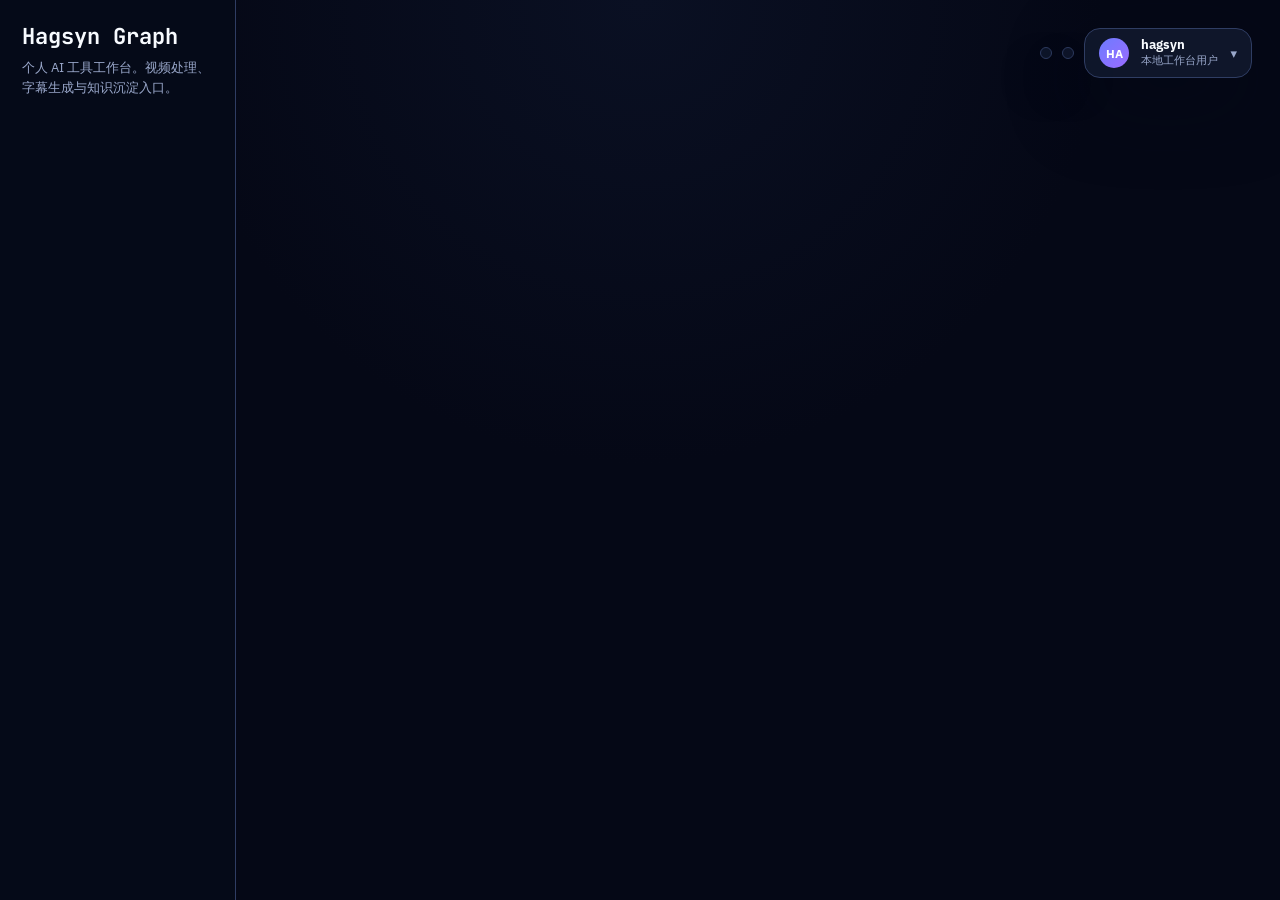
<file: frontend/index.html>
<!doctype html>
<html lang="zh-CN">
  <head>
    <meta charset="UTF-8" />
    <meta name="viewport" content="width=device-width, initial-scale=1.0" />
    <title>Hagsyn Graph</title>
    <link rel="preconnect" href="https://fonts.googleapis.com" />
    <link rel="preconnect" href="https://fonts.gstatic.com" crossorigin />
    <link href="https://fonts.googleapis.com/css2?family=IBM+Plex+Sans:wght@400;500;600;700&family=JetBrains+Mono:wght@400;500;600;700&display=swap" rel="stylesheet" />
    <link rel="stylesheet" href="./assets/css/base.css?v=20260707-login-and-api-fix" />
    <link rel="stylesheet" href="./assets/css/layout.css?v=20260707-login-and-api-fix" />
    <link rel="stylesheet" href="./assets/css/components.css?v=20260707-login-and-api-fix" />
  </head>
  <body>
    <div class="app">
      <aside class="side">
        <div class="brand">Hagsyn Graph</div>
        <div class="tagline" id="shellTagline">个人 AI 工具工作台。视频处理、字幕生成与知识沉淀入口。</div>
        <div class="nav" id="nav"></div>
      </aside>

      <main>
        <div class="top">
          <div class="title">
            <h1 id="pageTitle"></h1>
            <div class="subtitle" id="pageSubtitle"></div>
          </div>
          <div class="actions">
            <div class="theme-switcher" id="themeSwitcher" aria-label="Theme switcher"></div>
            <div class="theme-switcher" id="languageSwitcher" aria-label="Language switcher"></div>
            <button class="icon-action" id="adminSettingsEntry" type="button" aria-label="打开管理员设置" title="管理员设置" style="display:none">
              <svg viewBox="0 0 24 24" fill="none" aria-hidden="true">
                <path d="M12 3.75 13.7 5.1l2.13-.36.95 1.95 2.04.72-.13 2.16L21 12l-1.31 1.43.13 2.16-2.04.72-.95 1.95-2.13-.36L12 20.25l-1.7-1.35-2.13.36-.95-1.95-2.04-.72.13-2.16L3 12l1.31-1.43-.13-2.16 2.04-.72.95-1.95 2.13.36L12 3.75Z" stroke="currentColor" stroke-width="1.5" stroke-linejoin="round"/>
                <circle cx="12" cy="12" r="3.2" stroke="currentColor" stroke-width="1.5"/>
              </svg>
            </button>
            <div class="account-area">
              <button class="user-button" id="userMenuButton" type="button" aria-expanded="false">
                <span class="avatar" id="userAvatar">HA</span>
                <span class="user-meta"><strong id="userName">hagsyn</strong><span id="userRole">本地工作台用户</span></span>
                <span class="caret">▾</span>
              </button>
              <div class="user-menu" id="userMenu">
                <div class="user-card">
                  <strong id="userMenuName">hagsyn</strong>
                  <span id="userMenuDesc">当前使用本地单机版工作台，默认 Bearer Token 已接入。</span>
                </div>
                <button class="menu-item" id="userAccountButton" type="button" onclick="showAccountInfo()">用户信息</button>
                <button class="menu-item" id="userSettingsButton" type="button" onclick="showSettingsInfo()">设置</button>
                <button class="menu-item danger" id="userLogoutButton" type="button" onclick="handleLogout()">退出登录</button>
              </div>
            </div>
          </div>
        </div>
        <section id="view"></section>
      </main>
    </div>

    <div class="modal-root" id="modalRoot" aria-live="polite"></div>
    <div class="modal-root" id="settingsPanelRoot" aria-hidden="true">
      <div class="modal-scrim" id="settingsPanelScrim"></div>
      <aside class="settings-panel" id="storagePolicyPanel" aria-labelledby="storagePolicyTitle">
        <div class="settings-panel-header">
          <div>
            <h2 id="storagePolicyTitle">存储与清理策略</h2>
            <div class="helper" id="storagePolicyIntro">管理员可调整上传文件、压缩结果、字幕结果的保留时长，以及即时清理和手动清理策略。</div>
          </div>
          <button type="button" class="icon-button" id="closeStoragePolicyPanel" aria-label="关闭设置面板">✕</button>
        </div>
        <form id="storagePolicyForm">
          <div class="settings-panel-body">
            <div class="settings-overview">
              <div class="settings-metric">
                <div class="label" id="storageMetricAdminLabel">管理员视角</div>
                <div class="value" id="storageMetricAdminValue">已启用</div>
              </div>
              <div class="settings-metric">
                <div class="label" id="storageMetricCleanupLabel">最近清理</div>
                <div class="value" id="cleanupLastRun">尚未执行</div>
              </div>
              <div class="settings-metric">
                <div class="label" id="storageMetricSourceLabel">当前策略源</div>
                <div class="value" id="storageMetricSourceValue">后端配置</div>
              </div>
            </div>

            <div class="settings-layout">
              <div class="settings-main">
                <section class="settings-section card">
                  <div class="section-title"><h2 id="storageRetentionTitle">结果保留</h2><span class="status-badge live" id="storageRetentionBadge">后端配置</span></div>
                  <div class="settings-grid">
                    <div class="settings-row">
                      <label for="storageUploadRetentionHours" id="storageUploadRetentionLabel">原始上传文件保留时长（小时）</label>
                      <input id="storageUploadRetentionHours" name="uploadRetentionHours" type="number" min="1" max="2160" />
                    </div>
                    <div class="settings-row">
                      <label for="storageCompressedRetentionHours" id="storageCompressedRetentionLabel">压缩结果文件保留时长（小时）</label>
                      <input id="storageCompressedRetentionHours" name="compressedRetentionHours" type="number" min="1" max="4320" />
                    </div>
                    <div class="settings-row wide">
                      <label for="storageSubtitleRetentionHours" id="storageSubtitleRetentionLabel">字幕结果文件保留时长（小时）</label>
                      <input id="storageSubtitleRetentionHours" name="subtitleRetentionHours" type="number" min="1" max="4320" />
                    </div>
                    <div class="settings-row wide">
                      <label for="storageToolRunRetentionHours" id="storageToolRunRetentionLabel">工具使用记录保留时长（小时）</label>
                      <input id="storageToolRunRetentionHours" name="toolRunRetentionHours" type="number" min="1" max="8760" />
                    </div>
                  </div>
                </section>

                <section class="settings-section card">
                  <div class="section-title"><h2 id="storageCleanupRulesTitle">清理规则</h2><span class="helper" id="storageCleanupRulesHelper">即时与自动清理</span></div>
                  <div class="settings-grid">
                    <label class="settings-inline" for="storageAutoCleanupEnabled">
                      <input id="storageAutoCleanupEnabled" name="autoCleanupEnabled" type="checkbox" />
                      <div>
                        <strong id="storageAutoCleanupTitle">启用自动清理</strong>
                        <span id="storageAutoCleanupDesc">开启后，后端会按保留时长规则清理过期文件。</span>
                      </div>
                    </label>
                    <label class="settings-inline" for="storageDeleteIntermediateAudio">
                      <input id="storageDeleteIntermediateAudio" name="deleteIntermediateAudio" type="checkbox" />
                      <div>
                        <strong id="storageDeleteAudioTitle">字幕中间音频立即删除</strong>
                        <span id="storageDeleteAudioDesc">字幕生成成功后立即删除中间 `.wav` 文件，减少空间占用。</span>
                      </div>
                    </label>
                    <label class="settings-inline wide" for="storageCleanupFailedTemporaryFiles">
                      <input id="storageCleanupFailedTemporaryFiles" name="cleanupFailedTemporaryFiles" type="checkbox" />
                      <div>
                        <strong id="storageCleanupFailedTitle">失败任务临时文件立即清理</strong>
                        <span id="storageCleanupFailedDesc">工具处理失败时，立刻清除当次临时文件，避免残留。</span>
                      </div>
                    </label>
                  </div>
                </section>
              </div>

              <div class="settings-side">
                <section class="settings-section card">
                  <div class="section-title"><h2 id="storageAboutTitle">策略说明</h2><span class="helper" id="storageAboutBadge">真实接口</span></div>
                  <div class="helper" id="storageAboutHelper">当前保存动作会直接写入后端配置文件，手动清理也会调用真实管理员接口执行。</div>
                  <div class="helper" id="storagePolicyStatus">尚未加载配置。</div>
                </section>

                <section class="settings-section card">
                  <div class="section-title"><h2 id="cleanupActivityTitle">最近清理记录</h2><span class="helper" id="cleanupActivityHelper">最多保留 5 条</span></div>
                  <div class="activity-list" id="cleanupActivityList"></div>
                </section>
              </div>
            </div>
          </div>

          <div class="settings-panel-footer">
            <button class="button ghost" id="manualCleanupButton" type="button">立即清理一次</button>
            <button class="button ghost" id="reloadStoragePolicyButton" type="button">重新加载</button>
            <button class="button" id="saveStoragePolicyButton" type="submit">保存策略</button>
          </div>
        </form>
      </aside>
    </div>
    <div class="toast-stack" id="toastStack" aria-live="polite" aria-atomic="true"></div>

    <script type="module" src="./assets/js/app.js?v=20260707-login-and-api-fix"></script>
  </body>
</html>
</file>
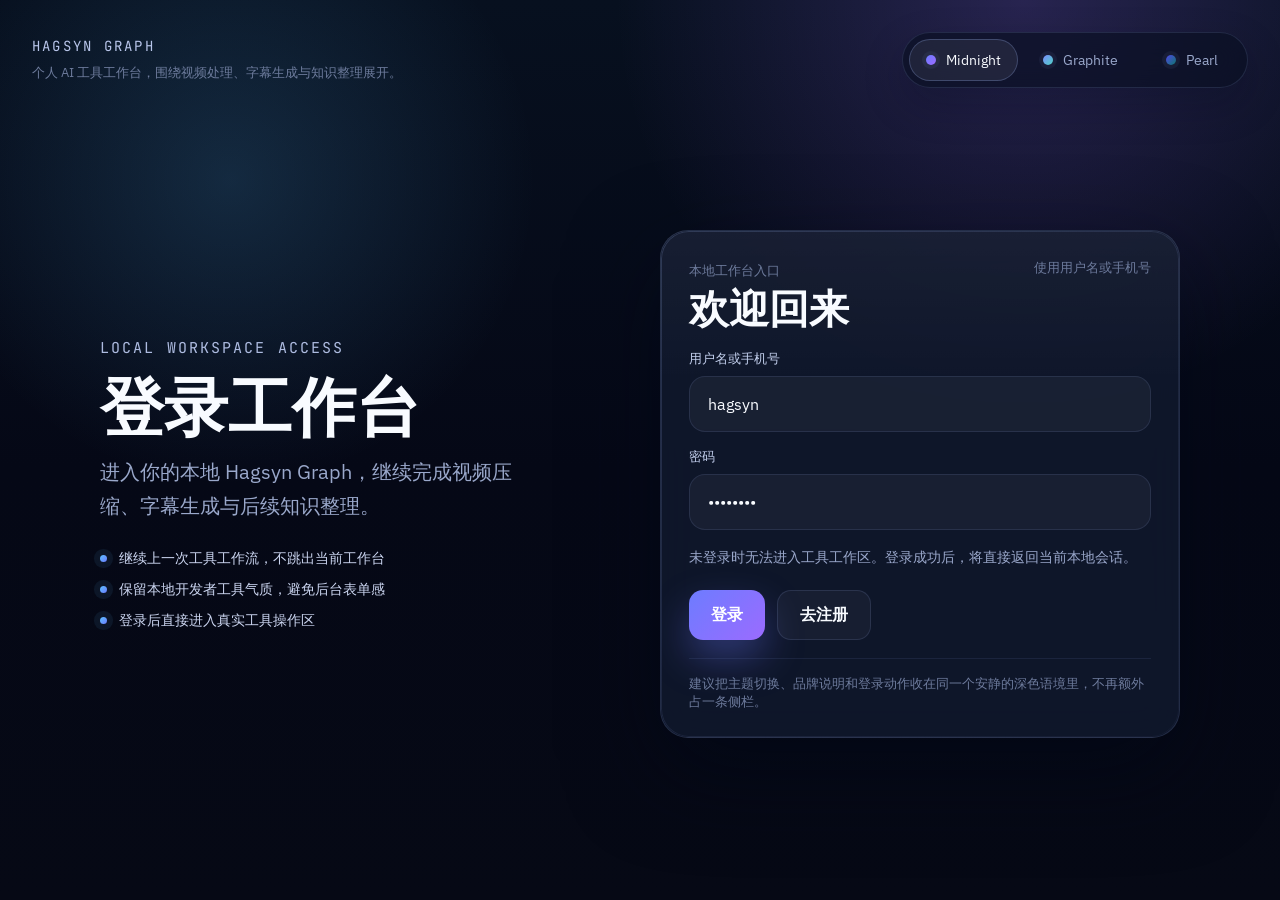
<file: frontend/mockups/login-centered-dark-panel.html>
<!doctype html>
<html lang="zh-CN">
  <head>
    <meta charset="UTF-8" />
    <meta name="viewport" content="width=device-width, initial-scale=1.0" />
    <title>Hagsyn Graph Login Mockup</title>
    <link rel="preconnect" href="https://fonts.googleapis.com" />
    <link rel="preconnect" href="https://fonts.gstatic.com" crossorigin />
    <link href="https://fonts.googleapis.com/css2?family=IBM+Plex+Sans:wght@400;500;600;700&family=JetBrains+Mono:wght@500;600;700&display=swap" rel="stylesheet" />
    <style>
      :root {
        color-scheme: dark;
        --bg: #050816;
        --bg-elevated: #0a1023;
        --panel: rgba(16, 24, 45, 0.88);
        --panel-strong: rgba(22, 32, 58, 0.96);
        --panel-soft: rgba(143, 163, 214, 0.08);
        --line: rgba(126, 148, 201, 0.18);
        --line-strong: rgba(126, 148, 201, 0.34);
        --text: #f8fbff;
        --muted: #9aa8cb;
        --weak: #6d7b9c;
        --blue: #6d7cff;
        --purple: #9b6bff;
        --cyan: #5bc0ff;
        --shadow: 0 32px 90px rgba(2, 8, 23, 0.52);
      }

      * { box-sizing: border-box; }
      html, body { min-height: 100%; }
      body {
        margin: 0;
        font-family: "IBM Plex Sans", Inter, ui-sans-serif, system-ui, sans-serif;
        color: var(--text);
        background:
          radial-gradient(circle at 18% 20%, rgba(91, 192, 255, 0.16), transparent 24%),
          radial-gradient(circle at 80% 0%, rgba(155, 107, 255, 0.22), transparent 30%),
          linear-gradient(180deg, #07101f 0%, #050816 52%, #060915 100%);
      }

      .shell {
        min-height: 100vh;
        padding: 32px;
        display: grid;
        grid-template-rows: auto 1fr;
      }

      .topbar {
        display: flex;
        justify-content: space-between;
        align-items: center;
        gap: 24px;
      }

      .brand {
        display: grid;
        gap: 8px;
      }

      .brand-mark {
        font-family: "JetBrains Mono", monospace;
        font-size: 14px;
        letter-spacing: 0.16em;
        color: #b8c5ea;
        text-transform: uppercase;
      }

      .brand-copy {
        color: var(--weak);
        font-size: 13px;
        line-height: 1.6;
      }

      .theme-toggle {
        display: inline-grid;
        grid-auto-flow: column;
        gap: 8px;
        padding: 6px;
        border: 1px solid var(--line);
        border-radius: 999px;
        background: rgba(10, 16, 35, 0.68);
        backdrop-filter: blur(18px);
        box-shadow: 0 16px 40px rgba(2, 8, 23, 0.24);
      }

      .theme-pill {
        min-width: 98px;
        height: 42px;
        padding: 0 16px;
        border-radius: 999px;
        border: 1px solid transparent;
        display: inline-flex;
        align-items: center;
        justify-content: center;
        gap: 10px;
        color: var(--muted);
        font-size: 14px;
      }

      .theme-pill.active {
        background: rgba(255, 255, 255, 0.07);
        border-color: var(--line-strong);
        color: var(--text);
      }

      .dot {
        width: 10px;
        height: 10px;
        border-radius: 999px;
        background: linear-gradient(135deg, var(--blue), var(--purple));
        box-shadow: 0 0 0 4px rgba(126, 148, 201, 0.08);
      }

      .hero {
        display: grid;
        place-items: center;
        padding: 36px 0 24px;
      }

      .hero-inner {
        width: min(100%, 1080px);
        display: grid;
        grid-template-columns: minmax(320px, 420px) minmax(420px, 520px);
        justify-content: space-between;
        gap: 48px;
        align-items: center;
      }

      .intro {
        display: grid;
        gap: 18px;
      }

      .eyebrow {
        font-family: "JetBrains Mono", monospace;
        font-size: 15px;
        letter-spacing: 0.14em;
        color: #aebce1;
        text-transform: uppercase;
      }

      .intro h1 {
        margin: 0;
        font-size: 64px;
        line-height: 0.96;
        letter-spacing: 0;
      }

      .intro p {
        margin: 0;
        font-size: 20px;
        line-height: 1.7;
        color: var(--muted);
      }

      .signal-list {
        display: grid;
        gap: 12px;
        margin-top: 8px;
      }

      .signal {
        display: flex;
        align-items: center;
        gap: 12px;
        color: #cbd5f0;
        font-size: 14px;
      }

      .signal::before {
        content: "";
        width: 7px;
        height: 7px;
        border-radius: 999px;
        background: linear-gradient(135deg, var(--cyan), var(--blue));
        box-shadow: 0 0 0 6px rgba(91, 192, 255, 0.08);
      }

      .card {
        position: relative;
        padding: 28px 28px 26px;
        border-radius: 28px;
        border: 1px solid var(--line);
        background:
          linear-gradient(180deg, rgba(255, 255, 255, 0.035), transparent 30%),
          var(--panel);
        backdrop-filter: blur(20px);
        box-shadow: var(--shadow);
        overflow: hidden;
      }

      .card::after {
        content: "";
        position: absolute;
        inset: 0;
        border-radius: inherit;
        padding: 1px;
        background: linear-gradient(145deg, rgba(126, 148, 201, 0.25), rgba(126, 148, 201, 0.05));
        -webkit-mask: linear-gradient(#fff 0 0) content-box, linear-gradient(#fff 0 0);
        -webkit-mask-composite: xor;
        mask-composite: exclude;
        pointer-events: none;
      }

      .card-head {
        display: flex;
        justify-content: space-between;
        gap: 18px;
        align-items: flex-start;
        margin-bottom: 22px;
      }

      .card-head span {
        color: var(--weak);
        font-size: 13px;
      }

      .card-head h2 {
        margin: 8px 0 0;
        font-size: 40px;
        line-height: 1;
      }

      .helper {
        color: var(--muted);
        font-size: 14px;
        line-height: 1.65;
      }

      .form {
        display: grid;
        gap: 16px;
      }

      .row {
        display: grid;
        gap: 8px;
      }

      .row label {
        color: #c3d0ee;
        font-size: 13px;
      }

      .input {
        height: 56px;
        padding: 0 18px;
        border-radius: 16px;
        border: 1px solid rgba(126, 148, 201, 0.16);
        background: rgba(255, 255, 255, 0.045);
        color: var(--text);
        font-size: 16px;
        display: flex;
        align-items: center;
      }

      .actions {
        display: flex;
        gap: 12px;
        margin-top: 4px;
      }

      .primary,
      .secondary {
        height: 50px;
        border-radius: 14px;
        padding: 0 22px;
        font-size: 16px;
        font-weight: 700;
        display: inline-flex;
        align-items: center;
        justify-content: center;
      }

      .primary {
        border: 0;
        color: #fff;
        background: linear-gradient(135deg, var(--blue), var(--purple));
        box-shadow: 0 18px 38px rgba(109, 124, 255, 0.34);
      }

      .secondary {
        border: 1px solid var(--line);
        color: var(--text);
        background: rgba(255, 255, 255, 0.04);
      }

      .footer-note {
        margin-top: 18px;
        padding-top: 16px;
        border-top: 1px solid rgba(126, 148, 201, 0.12);
        color: var(--weak);
        font-size: 13px;
      }

      @media (max-width: 980px) {
        .shell { padding: 20px; }
        .hero-inner { grid-template-columns: 1fr; gap: 28px; }
        .intro h1 { font-size: 52px; }
      }
    </style>
  </head>
  <body>
    <div class="shell">
      <div class="topbar">
        <div class="brand">
          <div class="brand-mark">Hagsyn Graph</div>
          <div class="brand-copy">个人 AI 工具工作台，围绕视频处理、字幕生成与知识整理展开。</div>
        </div>
        <div class="theme-toggle" aria-label="Theme switcher mockup">
          <div class="theme-pill active"><span class="dot"></span>Midnight</div>
          <div class="theme-pill"><span class="dot" style="background:linear-gradient(135deg,#7c8cff,#4fd1c5)"></span>Graphite</div>
          <div class="theme-pill"><span class="dot" style="background:linear-gradient(135deg,#4f46e5,#0f766e)"></span>Pearl</div>
        </div>
      </div>

      <div class="hero">
        <div class="hero-inner">
          <section class="intro">
            <div class="eyebrow">Local Workspace Access</div>
            <h1>登录工作台</h1>
            <p>进入你的本地 Hagsyn Graph，继续完成视频压缩、字幕生成与后续知识整理。</p>
            <div class="signal-list">
              <div class="signal">继续上一次工具工作流，不跳出当前工作台</div>
              <div class="signal">保留本地开发者工具气质，避免后台表单感</div>
              <div class="signal">登录后直接进入真实工具操作区</div>
            </div>
          </section>

          <section class="card">
            <div class="card-head">
              <div>
                <span>本地工作台入口</span>
                <h2>欢迎回来</h2>
              </div>
              <span>使用用户名或手机号</span>
            </div>

            <div class="form">
              <div class="row">
                <label>用户名或手机号</label>
                <div class="input">hagsyn</div>
              </div>
              <div class="row">
                <label>密码</label>
                <div class="input">••••••••</div>
              </div>
              <div class="helper">未登录时无法进入工具工作区。登录成功后，将直接返回当前本地会话。</div>
              <div class="actions">
                <div class="primary">登录</div>
                <div class="secondary">去注册</div>
              </div>
            </div>

            <div class="footer-note">建议把主题切换、品牌说明和登录动作收在同一个安静的深色语境里，不再额外占一条侧栏。</div>
          </section>
        </div>
      </div>
    </div>
  </body>
</html>
</file>
<file: frontend/assets/css/base.css>
:root{color-scheme:dark;--bg:#050816;--bg-elevated:#0a1023;--side:#060b1a;--panel:#10182d;--panel2:#18233f;--panel3:#1f2b4a;--line:#2f3d63;--line-strong:#475780;--text:#f8fbff;--muted:#9aa8cb;--weak:#6d7b9c;--blue:#6d7cff;--purple:#9b6bff;--cyan:#38bdf8;--green:#22c55e;--orange:#f59e0b;--red:#ef4444;--shadow:0 24px 80px rgba(2,8,23,.45);--button-text:#ffffff;--scrim:rgba(3,6,18,.68);--success:#0f766e}
[data-theme="graphite"]{color-scheme:dark;--bg:#0a0b0f;--bg-elevated:#14161c;--side:#0d0f14;--panel:#171b24;--panel2:#212634;--panel3:#2a3142;--line:#343b4d;--line-strong:#4e576d;--text:#f5f7fb;--muted:#a0a9ba;--weak:#70798d;--blue:#7c8cff;--purple:#a78bfa;--cyan:#4fd1c5;--green:#34d399;--orange:#fbbf24;--red:#f87171;--shadow:0 24px 80px rgba(0,0,0,.42);--button-text:#ffffff;--scrim:rgba(6,8,12,.72);--success:#0f766e}
[data-theme="pearl"]{color-scheme:light;--bg:#f3f5fb;--bg-elevated:#ffffff;--side:#ecf0f7;--panel:#ffffff;--panel2:#f4f7fc;--panel3:#e8eef8;--line:#d5deeb;--line-strong:#bac8dc;--text:#10203c;--muted:#56657f;--weak:#7b8aa3;--blue:#4f46e5;--purple:#7c3aed;--cyan:#0f766e;--green:#15803d;--orange:#d97706;--red:#dc2626;--shadow:0 22px 60px rgba(15,23,42,.12);--button-text:#ffffff;--scrim:rgba(15,23,42,.32);--success:#0f766e}
*{box-sizing:border-box}
html,body{min-height:100%}
body{margin:0;background:radial-gradient(circle at top,var(--bg-elevated),var(--bg) 42%);color:var(--text);font-family:"IBM Plex Sans",Inter,ui-sans-serif,system-ui,-apple-system,BlinkMacSystemFont,"Segoe UI",sans-serif;transition:background .25s ease,color .25s ease}
button,input,select{font:inherit}
button:focus-visible,input:focus-visible,select:focus-visible{outline:2px solid var(--blue);outline-offset:2px}
.button{border:0;border-radius:12px;background:linear-gradient(135deg,var(--blue),var(--purple));color:var(--button-text);padding:10px 14px;font-weight:750;cursor:pointer;box-shadow:0 10px 30px color-mix(in srgb,var(--blue) 26%, transparent);transition:transform .18s ease,box-shadow .18s ease}
.button:hover{transform:translateY(-1px)}
.button:disabled{opacity:.55;cursor:not-allowed;transform:none}
.ghost{background:var(--panel2);border:1px solid var(--line);color:var(--text);box-shadow:none}
.helper{color:var(--muted);font-size:13px;line-height:1.6}
.empty{border:1px dashed var(--line);border-radius:16px;color:var(--weak);padding:28px;text-align:center}
.section-title{display:flex;justify-content:space-between;align-items:center;margin:22px 0 12px}
.section-title h2{margin:0;font-size:18px}
.status-badge{display:inline-flex;align-items:center;gap:6px;padding:4px 9px;border-radius:999px;border:1px solid var(--line);font-size:12px;color:var(--muted);background:color-mix(in srgb,var(--panel2) 80%, transparent)}
.status-badge.live{border-color:color-mix(in srgb,var(--green) 40%, var(--line));color:color-mix(in srgb,var(--green) 75%, var(--text))}
.status-badge.plan{border-color:color-mix(in srgb,var(--orange) 36%, var(--line));color:color-mix(in srgb,var(--orange) 75%, var(--text))}
.status-badge.wait{border-color:color-mix(in srgb,var(--cyan) 36%, var(--line));color:color-mix(in srgb,var(--cyan) 75%, var(--text))}
.chips{display:flex;gap:6px;flex-wrap:wrap;margin-top:10px}
.chip{font-size:12px;color:var(--muted);border:1px solid var(--line);border-radius:999px;padding:3px 8px;background:color-mix(in srgb,var(--panel2) 84%, transparent)}
</file>
<file: frontend/assets/css/layout.css>
.app{display:grid;grid-template-columns:236px 1fr;min-height:100vh}
.side{background:color-mix(in srgb,var(--side) 92%, transparent);border-right:1px solid var(--line);padding:22px;position:sticky;top:0;height:100vh;backdrop-filter:blur(18px)}
.brand{font-family:"JetBrains Mono",monospace;font-size:22px;font-weight:700}
.tagline{font-size:13px;color:var(--muted);line-height:1.55;margin-top:7px}
.nav{display:grid;gap:7px;margin-top:26px}
.nav button{height:42px;text-align:left;border:1px solid transparent;background:transparent;color:var(--muted);border-radius:12px;padding:0 12px;cursor:pointer;transition:.18s ease}
.nav button.active,.nav button:hover{background:var(--panel2);border-color:var(--line);color:var(--text)}
main{padding:28px;min-width:0}
.top{display:flex;justify-content:space-between;gap:16px;align-items:flex-start}
.title h1{margin:0;font-size:34px}
.subtitle{color:var(--muted);line-height:1.7;margin-top:8px;max-width:780px}
.actions{display:flex;gap:10px;flex-wrap:wrap;align-items:center;justify-content:flex-end}
.grid{display:grid;gap:14px}
.stats{grid-template-columns:repeat(4,minmax(0,1fr));margin:22px 0}
.dashboard-grid{display:grid;grid-template-columns:minmax(0,1.4fr) minmax(320px,.9fr);gap:16px}
.stack{display:grid;gap:16px}
.knowledge-shell{display:grid;gap:16px}
.knowledge-grid{display:grid;grid-template-columns:minmax(0,1.15fr) minmax(0,.85fr);gap:14px}
.workspace{display:grid;gap:16px}
.workspace.hidden{display:none}
.workspace-grid{display:grid;grid-template-columns:minmax(0,1fr) minmax(0,.9fr);gap:14px}
.detail{display:none}
.app.auth-route{display:block}
.app.auth-route .side{position:static;height:auto;padding:24px 32px 0;border-right:0;background:transparent;backdrop-filter:none}
.app.auth-route .nav{display:none!important}
.app.auth-route .brand{font-size:14px;letter-spacing:.16em;text-transform:uppercase;color:#b8c5ea}
.app.auth-route .tagline{margin-top:8px;max-width:420px;color:var(--weak)}
main.auth-main{padding:0 32px 28px}
main.auth-main .top{justify-content:flex-end;align-items:center;padding-top:8px}
main.auth-main .title{display:none}
main.auth-main .actions{width:auto;justify-content:flex-end}
main.auth-main .theme-switcher{padding:6px;border-radius:999px;background:rgba(10,16,35,.68);backdrop-filter:blur(18px);box-shadow:0 16px 40px rgba(2,8,23,.24)}
main.auth-main .theme-option{min-width:98px;height:42px;border-radius:999px}
@media(max-width:1120px){.app{grid-template-columns:220px 1fr}.stats{grid-template-columns:repeat(2,1fr)}.workspace-grid,.tool-grid,.dashboard-grid,.knowledge-grid,.settings-grid,.settings-overview,.settings-layout{grid-template-columns:1fr}.list-row{grid-template-columns:1fr 1fr}}
@media(max-width:760px){.app,.app.auth-route{display:block}.side,.app.auth-route .side{position:static;height:auto;padding:18px 18px 10px}.top{flex-direction:column;align-items:stretch}.actions,main.auth-main .actions{justify-content:flex-start}.theme-switcher{width:100%;overflow:auto}.stats,.stat-grid,.settings-grid,.settings-overview,.settings-layout{grid-template-columns:1fr}.modal-root{padding:16px}.toast-stack{left:16px;right:16px;bottom:16px}.toast{max-width:none;min-width:0}.list-row{grid-template-columns:1fr}.settings-panel{top:0;right:0;bottom:0;width:100vw;border-radius:0;transform:translateX(20px) scale(1)}main.auth-main{padding:0 16px 28px}.app.auth-route .side{padding:18px 16px 0}.app.auth-route .tagline{max-width:none}.auth-hero{padding:28px 0 12px}.auth-hero-inner{grid-template-columns:1fr;gap:28px}.auth-intro h1{font-size:52px}.auth-intro p{font-size:18px}.auth-card-panel-header{display:grid;gap:8px}.auth-status{white-space:normal}}
</file>
<file: frontend/assets/css/components.css>
.theme-switcher{display:flex;align-items:center;gap:8px;padding:5px;border:1px solid var(--line);border-radius:14px;background:color-mix(in srgb,var(--panel) 88%, transparent);box-shadow:var(--shadow)}
.theme-option{min-width:88px;height:40px;border:1px solid transparent;background:transparent;color:var(--muted);border-radius:10px;padding:0 12px;display:inline-flex;align-items:center;justify-content:center;cursor:pointer;transition:.18s ease}
.theme-option.active{background:var(--panel3);border-color:var(--line-strong);color:var(--text)}
.theme-swatch{width:10px;height:10px;border-radius:999px;margin-right:8px}
.account-area{position:relative}
.user-button{height:50px;border:1px solid var(--line);background:color-mix(in srgb,var(--panel) 88%, transparent);color:var(--text);border-radius:16px;padding:0 14px;display:flex;align-items:center;gap:12px;cursor:pointer;box-shadow:var(--shadow);transition:.18s ease}
.user-button:hover,.user-button.open{border-color:var(--line-strong);background:var(--panel2)}
.avatar{width:30px;height:30px;border-radius:999px;background:linear-gradient(135deg,var(--blue),var(--purple));display:inline-flex;align-items:center;justify-content:center;font-size:12px;font-weight:700;color:#fff}
.user-meta{display:grid;gap:2px;text-align:left}
.user-meta strong{font-size:13px;line-height:1}
.user-meta span{font-size:11px;color:var(--muted)}
.caret{font-size:13px;color:var(--muted)}
.user-menu{position:absolute;top:calc(100% + 10px);right:0;width:260px;padding:10px;border:1px solid var(--line);border-radius:16px;background:color-mix(in srgb,var(--panel) 96%, transparent);box-shadow:var(--shadow);display:none;z-index:30}
.user-menu.open{display:grid;gap:6px}
.user-card{padding:12px;border:1px solid var(--line);border-radius:12px;background:var(--panel2)}
.user-card strong{display:block;font-size:14px}
.user-card span{display:block;color:var(--muted);font-size:12px;line-height:1.5;margin-top:4px}
.menu-item{height:42px;border:1px solid transparent;background:transparent;color:var(--text);border-radius:12px;padding:0 12px;text-align:left;cursor:pointer}
.menu-item:hover{background:var(--panel2);border-color:var(--line)}
.menu-item.danger{color:color-mix(in srgb,var(--red) 72%, var(--text))}
.icon-action{width:46px;height:46px;border-radius:14px;border:1px solid var(--line);background:color-mix(in srgb,var(--panel) 88%, transparent);color:var(--text);display:inline-flex;align-items:center;justify-content:center;cursor:pointer;box-shadow:var(--shadow);transition:.18s ease}
.icon-action:hover,.icon-action.open{border-color:var(--line-strong);background:var(--panel2)}
.icon-action svg{width:18px;height:18px;display:block}
.card{border:1px solid var(--line);background:color-mix(in srgb,var(--panel) 92%, transparent);border-radius:18px;padding:18px;box-shadow:var(--shadow)}
.stat .num{font-size:30px;font-weight:850}
.stat .label{color:var(--muted);font-size:13px;margin-top:5px}
.roadline{display:flex;justify-content:space-between;gap:12px;align-items:flex-start;padding:14px 0;border-bottom:1px solid var(--line)}
.roadline:last-child{border-bottom:0;padding-bottom:0}
.roadline:first-child{padding-top:0}
.todo-list,.signal-list,.activity-list,.mini-list,.list-shell,.preview-panel,.settings-section,.settings-main,.settings-side{display:grid;gap:10px}
.todo-item,.signal-item,.activity-item,.mini-item{padding:14px;border:1px solid var(--line);border-radius:14px;background:var(--panel2)}
.todo-item strong,.signal-item strong,.activity-item strong,.mini-item strong{display:block;font-size:14px}
.todo-item span,.signal-item span,.activity-item span,.mini-item span{display:block;color:var(--muted);font-size:13px;line-height:1.55;margin-top:6px}
.tool-grid{display:grid;grid-template-columns:repeat(2,minmax(0,1fr));gap:14px}
.tool-card{display:grid;gap:12px;cursor:pointer;transition:border-color .18s ease,transform .18s ease}
.tool-card:hover{border-color:var(--line-strong);transform:translateY(-1px)}
.tool-header{display:flex;justify-content:space-between;gap:12px;align-items:flex-start}
.tool-header h3{margin:0;font-size:18px}
.pill{font-size:12px;border-radius:999px;padding:4px 8px;border:1px solid var(--line);color:var(--muted);background:color-mix(in srgb,var(--panel2) 84%, transparent)}
.toolbar{display:flex;gap:10px;flex-wrap:wrap}
.toolbar input,.toolbar select,.settings-row input,.settings-row select{background:var(--panel2);color:var(--text);border:1px solid var(--line);border-radius:12px;padding:10px 12px;outline:none}
.toolbar input{min-width:220px;flex:1}
.auth-shell{width:100%}
.auth-hero{display:grid;place-items:center;padding:40px 0 24px}
.auth-hero-inner{width:min(100%,1080px);display:grid;grid-template-columns:minmax(320px,420px) minmax(420px,520px);justify-content:space-between;gap:48px;align-items:center}
.auth-intro{display:grid;gap:18px}
.auth-brand-mark{font-family:"JetBrains Mono",monospace;font-size:15px;letter-spacing:.14em;color:#aebce1;text-transform:uppercase}
.auth-intro h1{margin:0;font-size:64px;line-height:.96}
.auth-intro p{margin:0;font-size:20px;line-height:1.7;color:var(--muted)}
.auth-signal-list{display:grid;gap:12px;margin-top:8px}
.auth-signal{display:flex;align-items:center;gap:12px;color:#cbd5f0;font-size:14px}
.auth-signal::before{content:"";width:7px;height:7px;border-radius:999px;background:linear-gradient(135deg,var(--cyan),var(--blue));box-shadow:0 0 0 6px color-mix(in srgb,var(--cyan) 10%, transparent)}
.auth-card-panel{position:relative;padding:28px 28px 26px;border-radius:28px;border:1px solid color-mix(in srgb,var(--line-strong) 42%, transparent);background:linear-gradient(180deg,color-mix(in srgb,#fff 3.5%, transparent),transparent 30%),color-mix(in srgb,var(--panel) 92%, transparent);backdrop-filter:blur(20px);box-shadow:0 32px 90px rgba(2,8,23,.52);overflow:hidden}
.auth-card-panel::after{content:"";position:absolute;inset:0;border-radius:inherit;padding:1px;background:linear-gradient(145deg,color-mix(in srgb,var(--line-strong) 44%, transparent),color-mix(in srgb,var(--line) 8%, transparent));-webkit-mask:linear-gradient(#fff 0 0) content-box,linear-gradient(#fff 0 0);-webkit-mask-composite:xor;mask-composite:exclude;pointer-events:none}
.auth-card-panel-header{position:relative;display:flex;justify-content:space-between;gap:18px;align-items:flex-start;margin-bottom:22px}
.auth-card-panel-header h2{margin:8px 0 0;font-size:40px;line-height:1}
.auth-eyebrow{font-size:13px;color:var(--weak)}
.auth-status{padding-top:4px;white-space:nowrap;font-size:13px}
.auth-panel-form{position:relative;gap:16px}
.auth-row label{font-size:13px;color:#c3d0ee}
.auth-row input{height:56px;padding:0 18px;border-radius:16px;border:1px solid color-mix(in srgb,var(--line-strong) 34%, transparent);background:color-mix(in srgb,#fff 4.5%, transparent);font-size:16px}
.password-field{display:grid;grid-template-columns:minmax(0,1fr) 56px;align-items:center;border:1px solid color-mix(in srgb,var(--line-strong) 34%, transparent);border-radius:16px;background:color-mix(in srgb,#fff 4.5%, transparent);overflow:hidden}
.auth-row .password-field input{border:0;background:transparent}
.password-toggle{height:56px;border:0;border-left:1px solid color-mix(in srgb,var(--line) 28%, transparent);background:color-mix(in srgb,#fff 3%, transparent);color:var(--muted);display:inline-flex;align-items:center;justify-content:center;cursor:pointer;transition:background .18s ease,color .18s ease}
.password-toggle:hover,.password-toggle.active{background:color-mix(in srgb,var(--panel2) 72%, transparent);color:var(--text)}
.password-toggle svg{width:22px;height:22px;display:block}
.auth-helper{font-size:14px;line-height:1.65}
.auth-actions{display:flex;align-items:center;gap:12px;flex-wrap:wrap;margin-top:4px}
.auth-primary,.auth-secondary{height:50px;border-radius:14px;padding:0 22px;font-size:16px}
.auth-primary{box-shadow:0 18px 38px color-mix(in srgb,var(--blue) 34%, transparent)}
.auth-secondary{background:color-mix(in srgb,#fff 4%, transparent)}
.list-row{display:grid;grid-template-columns:1.3fr .8fr .9fr .9fr .7fr;gap:10px;align-items:center;padding:12px 14px;border:1px solid var(--line);border-radius:14px;background:var(--panel2)}
.list-row.header{background:transparent;border-style:dashed;color:var(--weak);font-size:12px;text-transform:uppercase}
.preview-box{padding:14px;border:1px solid var(--line);border-radius:14px;background:var(--panel2)}
.dropzone{display:grid;gap:12px;padding:22px;border:1px dashed var(--line-strong);border-radius:16px;background:color-mix(in srgb,var(--panel2) 78%, transparent)}
.dropzone strong{font-size:16px}
.dropzone input[type="file"]{display:block;width:100%;padding:12px;border:1px solid var(--line);border-radius:12px;background:var(--panel);color:var(--text)}
.file-state{padding:12px 14px;border:1px solid var(--line);border-radius:12px;background:var(--panel);font-size:13px;color:var(--muted)}
.file-state.ready{border-color:color-mix(in srgb,var(--green) 38%, var(--line));color:color-mix(in srgb,var(--green) 75%, var(--text))}
.form{display:grid;gap:16px}
.modes{display:grid;gap:10px}
.mode-option{display:grid;grid-template-columns:auto 1fr;gap:12px;align-items:start;padding:14px;border:1px solid var(--line);border-radius:14px;background:var(--panel2);cursor:pointer;transition:border-color .18s ease,transform .18s ease}
.mode-option:hover{border-color:var(--line-strong);transform:translateY(-1px)}
.mode-option input{margin-top:3px}
.mode-option b{display:block;font-size:15px}
.mode-option span{display:block;color:var(--muted);font-size:13px;line-height:1.55;margin-top:4px}
.form-actions{display:flex;gap:10px;flex-wrap:wrap}
.summary{display:grid;gap:14px}
.result-card{display:none;gap:14px}
.result-card.show{display:grid}
.result-banner{padding:14px;border:1px solid color-mix(in srgb,var(--success) 38%, var(--line));border-radius:14px;background:color-mix(in srgb,var(--success) 10%, var(--panel))}
.result-banner strong{display:block;margin-bottom:6px}
.stat-grid{display:grid;grid-template-columns:repeat(2,minmax(0,1fr));gap:12px}
.statbox{padding:14px;border:1px solid var(--line);border-radius:14px;background:var(--panel2)}
.statbox .label{font-size:12px;color:var(--muted)}
.statbox .value{margin-top:6px;font-size:20px;font-weight:700}
.result-meta{display:grid;gap:10px}
.meta-row{display:flex;justify-content:space-between;gap:16px;padding-bottom:10px;border-bottom:1px solid var(--line);font-size:14px}
.meta-row:last-child{padding-bottom:0;border-bottom:0}
.progress-shell{display:none;gap:10px}
.progress-shell.show{display:grid}
.progress-bar{height:10px;border-radius:999px;border:1px solid var(--line);background:var(--panel2);overflow:hidden}
.progress-fill{height:100%;width:0%;background:linear-gradient(90deg,var(--blue),var(--purple));transition:width .35s ease}
.modal-root{position:fixed;inset:0;display:none;align-items:center;justify-content:center;padding:24px;z-index:50}
.modal-root.open{display:flex}
.modal-scrim{position:absolute;inset:0;background:color-mix(in srgb,var(--scrim) 88%, transparent);backdrop-filter:blur(14px);opacity:1;transition:opacity .28s cubic-bezier(.22,1,.36,1)}
.modal{position:relative;width:min(100%,520px);border:1px solid var(--line);border-radius:20px;background:color-mix(in srgb,var(--panel) 95%, transparent);box-shadow:var(--shadow);padding:22px}
.modal-header{display:flex;justify-content:space-between;gap:12px;align-items:flex-start}
.modal-title{margin:0;font-size:20px}
.modal-body{color:var(--muted);line-height:1.7;margin-top:10px}
.modal-footer{display:flex;justify-content:flex-end;gap:10px;flex-wrap:wrap;margin-top:18px}
.icon-button{width:38px;height:38px;border-radius:10px;border:1px solid var(--line);background:var(--panel2);color:var(--muted);display:inline-flex;align-items:center;justify-content:center;cursor:pointer}
.settings-panel{position:fixed;top:14px;right:14px;bottom:14px;width:min(840px,calc(100vw - 28px));background:color-mix(in srgb,var(--panel) 97%, transparent);border:1px solid var(--line);border-radius:24px;box-shadow:0 30px 90px rgba(2,8,23,.46);transform:translateX(44px) scale(.985);opacity:0;transition:transform .34s cubic-bezier(.22,1,.36,1),opacity .28s ease;z-index:55;display:grid;grid-template-rows:auto 1fr auto;overflow:hidden}
.settings-panel.open{transform:translateX(0) scale(1);opacity:1}
.settings-panel-header{padding:26px 28px 18px;border-bottom:1px solid var(--line);display:flex;justify-content:space-between;gap:12px;align-items:flex-start;background:linear-gradient(180deg,color-mix(in srgb,var(--panel3) 34%, transparent),transparent)}
.settings-panel-header h2{margin:0;font-size:26px}
.settings-panel-body{padding:22px 28px 26px;overflow:auto;display:grid;gap:18px}
.settings-panel-footer{padding:18px 28px 24px;border-top:1px solid var(--line);display:flex;justify-content:flex-end;gap:10px;flex-wrap:wrap;background:color-mix(in srgb,var(--panel) 92%, transparent)}
.settings-overview{display:grid;grid-template-columns:repeat(3,minmax(0,1fr));gap:14px}
.settings-metric{padding:16px;border:1px solid var(--line);border-radius:16px;background:linear-gradient(180deg,color-mix(in srgb,var(--panel2) 96%, transparent),color-mix(in srgb,var(--panel) 96%, transparent))}
.settings-metric .label{font-size:12px;color:var(--muted)}
.settings-metric .value{margin-top:8px;font-size:22px;font-weight:700}
.settings-layout{display:grid;grid-template-columns:minmax(0,1.25fr) minmax(280px,.75fr);gap:18px}
.settings-grid{display:grid;grid-template-columns:repeat(2,minmax(0,1fr));gap:14px}
.settings-row{display:grid;gap:8px}
.settings-row label{font-size:13px;color:var(--muted)}
.settings-row.wide{grid-column:1 / -1}
.settings-row input[type="checkbox"]{width:18px;height:18px;padding:0}
.settings-inline{display:flex;align-items:flex-start;gap:10px;padding:14px 16px;border:1px solid var(--line);border-radius:14px;background:var(--panel2)}
.settings-inline strong{display:block;font-size:14px}
.settings-inline span{display:block;font-size:13px;color:var(--muted);line-height:1.6;margin-top:4px}
.toast-stack{position:fixed;right:20px;bottom:20px;display:grid;gap:10px;z-index:60}
.toast{min-width:280px;max-width:360px;border:1px solid var(--line);border-radius:14px;padding:14px 16px;background:color-mix(in srgb,var(--panel) 96%, transparent);box-shadow:var(--shadow)}
.toast strong{display:block;font-size:14px;margin-bottom:4px}
.toast.success{border-color:color-mix(in srgb,var(--success) 42%, var(--line))}
.toast.error{border-color:color-mix(in srgb,var(--red) 42%, var(--line))}
</file>
